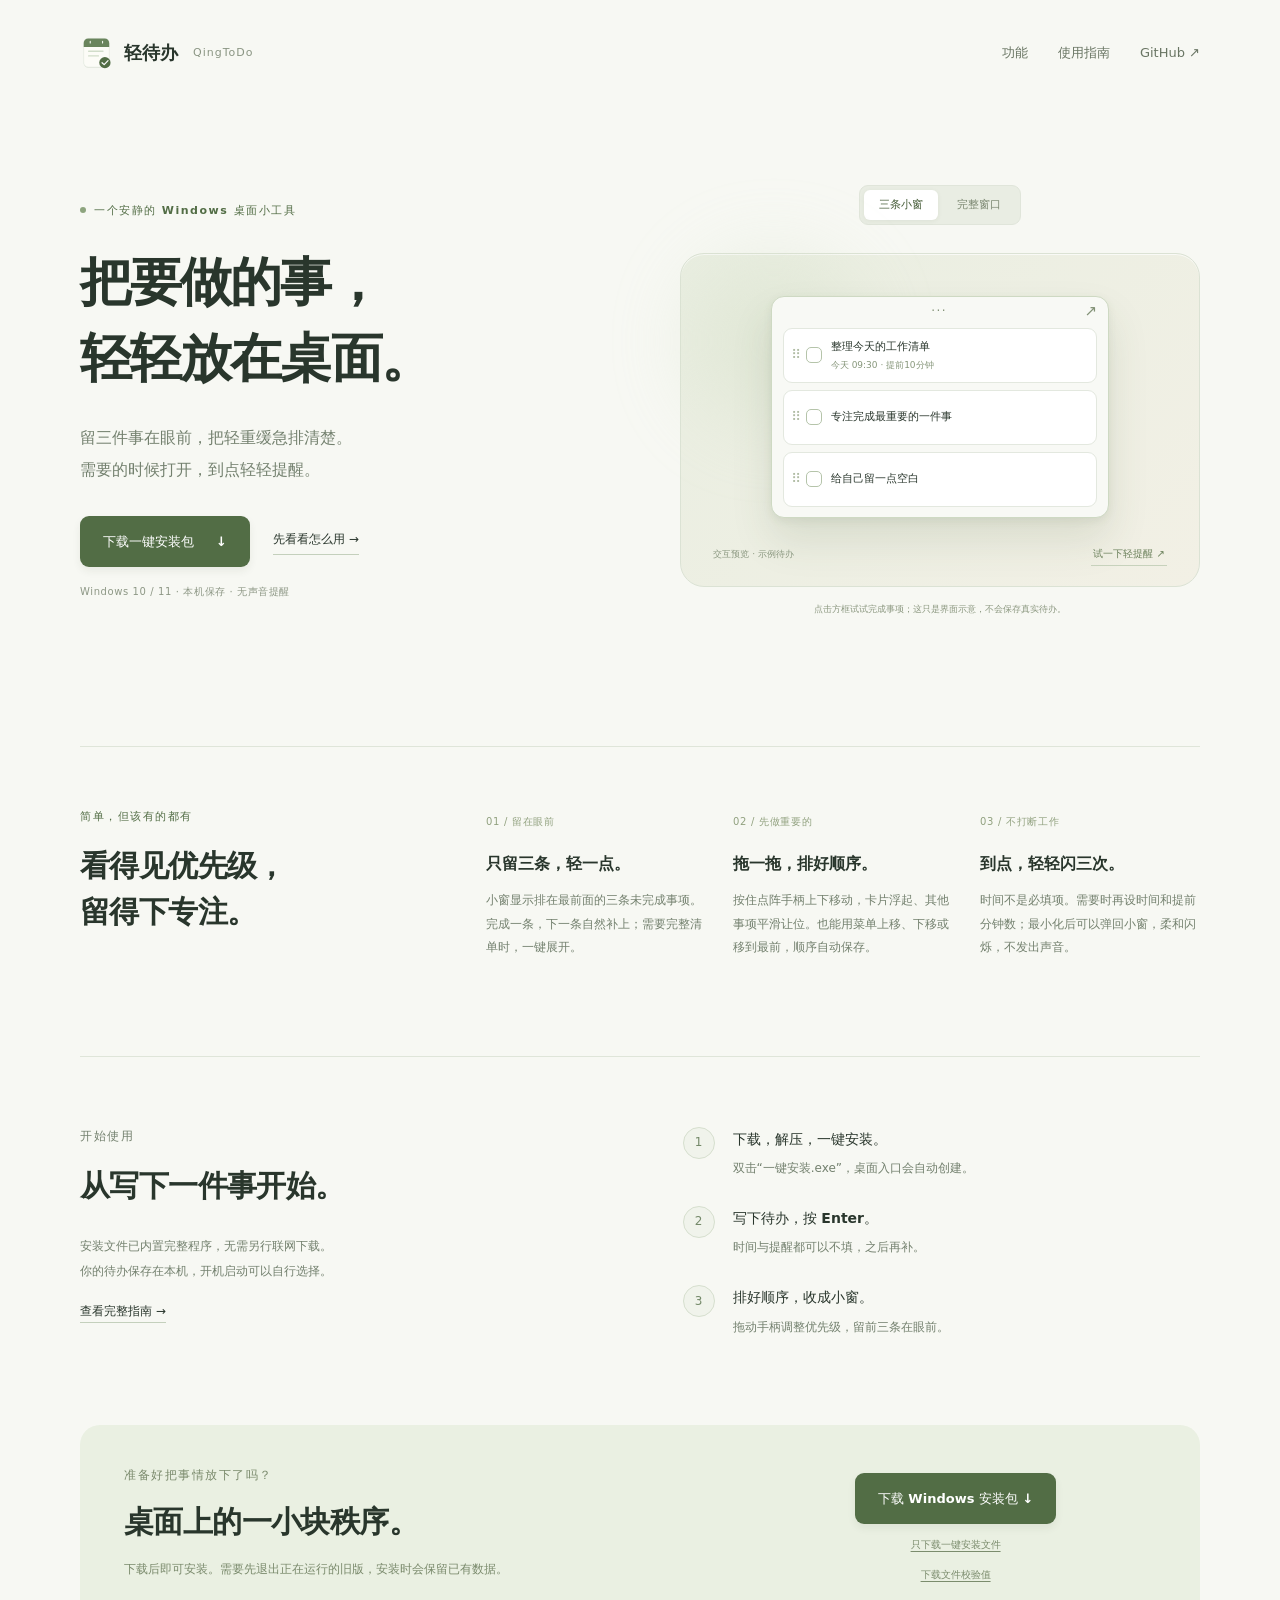
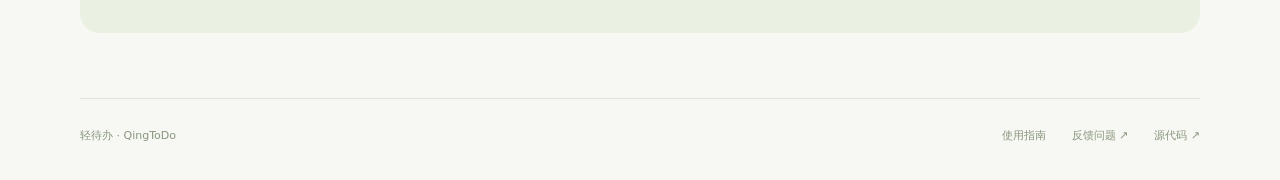
<file: site/index.html>
<!doctype html>
<html lang="zh-CN"><head><meta charset="utf-8"><meta name="viewport" content="width=device-width,initial-scale=1"><meta name="description" content="轻待办：简约的 Windows 桌面待办小窗，显示三条事项，支持手动排序、柔和提醒与本地保存。"><meta name="theme-color" content="#f7f8f3"><title>轻待办 QingToDo · 把事情轻轻放在桌面</title><link rel="icon" href="assets/icon.svg" type="image/svg+xml"><link rel="stylesheet" href="assets/style.css"><script src="assets/site.js" defer></script></head>
<body><a class="skip" href="#main">跳到正文</a><header class="nav wrap"><a class="brand" href="./"><img src="assets/icon.svg" alt="" width="34" height="34">轻待办<span>QingToDo</span></a><nav aria-label="主导航"><a href="#features">功能</a><a href="guide/">使用指南</a><a href="https://github.com/Bruce666-ppp/QingToDo">GitHub ↗</a></nav></header>
<main id="main"><section class="hero wrap"><div class="hero-copy"><p class="eyebrow"><span></span>一个安静的 Windows 桌面小工具</p><h1>把要做的事，<br>轻轻放在桌面。</h1><p class="intro">留三件事在眼前，把轻重缓急排清楚。<br>需要的时候打开，到点轻轻提醒。</p><div class="cta"><a class="button primary" href="downloads/QingToDo-Windows.zip" download>下载一键安装包 <span aria-hidden="true">↓</span></a><a class="text-link" href="guide/">先看看怎么用 →</a></div><p class="fine">Windows 10 / 11 · 本机保存 · 无声音提醒</p></div>
<div class="preview-area"><div class="preview-tabs" role="group" aria-label="界面预览模式"><button type="button" class="selected" data-mode="compact" aria-pressed="true">三条小窗</button><button type="button" data-mode="full" aria-pressed="false">完整窗口</button></div><div class="desktop-sample" aria-label="轻待办界面示意"><div class="note-window compact" id="demo-window"><div class="window-bar"><span class="window-brand"><img src="assets/icon.svg" width="22" height="22" alt="">轻待办</span><span class="drag-dots" aria-hidden="true">···</span><span class="window-controls" aria-hidden="true">↗</span></div><div class="full-only sample-heading"><span>今天 · 从一件小事开始</span><h2>我的待办</h2><div class="sample-input">写下一件要做的事… <b>＋</b></div></div><ol class="sample-list" id="sample-list"><li><span class="handle" aria-hidden="true">⠿</span><button class="sample-check" aria-label="完成示例事项：整理今天的工作清单"></button><div>整理今天的工作清单<small>今天 09:30 · 提前10分钟</small></div></li><li><span class="handle" aria-hidden="true">⠿</span><button class="sample-check" aria-label="完成示例事项：专注完成最重要的一件事"></button><div>专注完成最重要的一件事</div></li><li><span class="handle" aria-hidden="true">⠿</span><button class="sample-check" aria-label="完成示例事项：给自己留一点空白"></button><div>给自己留一点空白</div></li></ol><div class="full-only sample-footer">自动保存于本机</div></div><div class="sample-caption"><span>交互预览 · 示例待办</span><button type="button" id="remind-demo">试一下轻提醒 ↗</button></div></div><p class="preview-note" id="preview-note" aria-live="polite">点击方框试试完成事项；这只是界面示意，不会保存真实待办。</p></div></section>
<section class="features wrap" id="features"><div class="section-heading"><p class="eyebrow">简单，但该有的都有</p><h2>看得见优先级，<br>留得下专注。</h2></div><div class="feature-grid"><article><span class="feature-number">01 / 留在眼前</span><h3>只留三条，轻一点。</h3><p>小窗显示排在最前面的三条未完成事项。完成一条，下一条自然补上；需要完整清单时，一键展开。</p></article><article><span class="feature-number">02 / 先做重要的</span><h3>拖一拖，排好顺序。</h3><p>按住点阵手柄上下移动，卡片浮起、其他事项平滑让位。也能用菜单上移、下移或移到最前，顺序自动保存。</p></article><article><span class="feature-number">03 / 不打断工作</span><h3>到点，轻轻闪三次。</h3><p>时间不是必填项。需要时再设时间和提前分钟数；最小化后可以弹回小窗，柔和闪烁，不发出声音。</p></article></div></section>
<section class="how wrap"><div><p class="eyebrow">开始使用</p><h2>从写下一件事开始。</h2><p>安装文件已内置完整程序，无需另行联网下载。<br>你的待办保存在本机，开机启动可以自行选择。</p><a href="guide/" class="text-link">查看完整指南 →</a></div><ol class="steps"><li><span>1</span><div><h3>下载，解压，一键安装。</h3><p>双击“一键安装.exe”，桌面入口会自动创建。</p></div></li><li><span>2</span><div><h3>写下待办，按 Enter。</h3><p>时间与提醒都可以不填，之后再补。</p></div></li><li><span>3</span><div><h3>排好顺序，收成小窗。</h3><p>拖动手柄调整优先级，留前三条在眼前。</p></div></li></ol></section>
<section class="download wrap" id="download"><div><p class="eyebrow">准备好把事情放下了吗？</p><h2>桌面上的一小块秩序。</h2><p>下载后即可安装。需要先退出正在运行的旧版，安装时会保留已有数据。</p></div><div class="download-actions"><a class="button primary" href="downloads/QingToDo-Windows.zip" download>下载 Windows 安装包 ↓</a><a href="downloads/QingToDo-Setup.exe" download>只下载一键安装文件</a><a href="downloads/SHA256SUMS.txt">下载文件校验值</a></div></section></main>
<footer class="wrap footer"><span>轻待办 · QingToDo</span><div><a href="guide/">使用指南</a><a href="https://github.com/Bruce666-ppp/QingToDo/issues/new?template=bug_report.md">反馈问题 ↗</a><a href="https://github.com/Bruce666-ppp/QingToDo">源代码 ↗</a></div></footer></body></html>
</file>
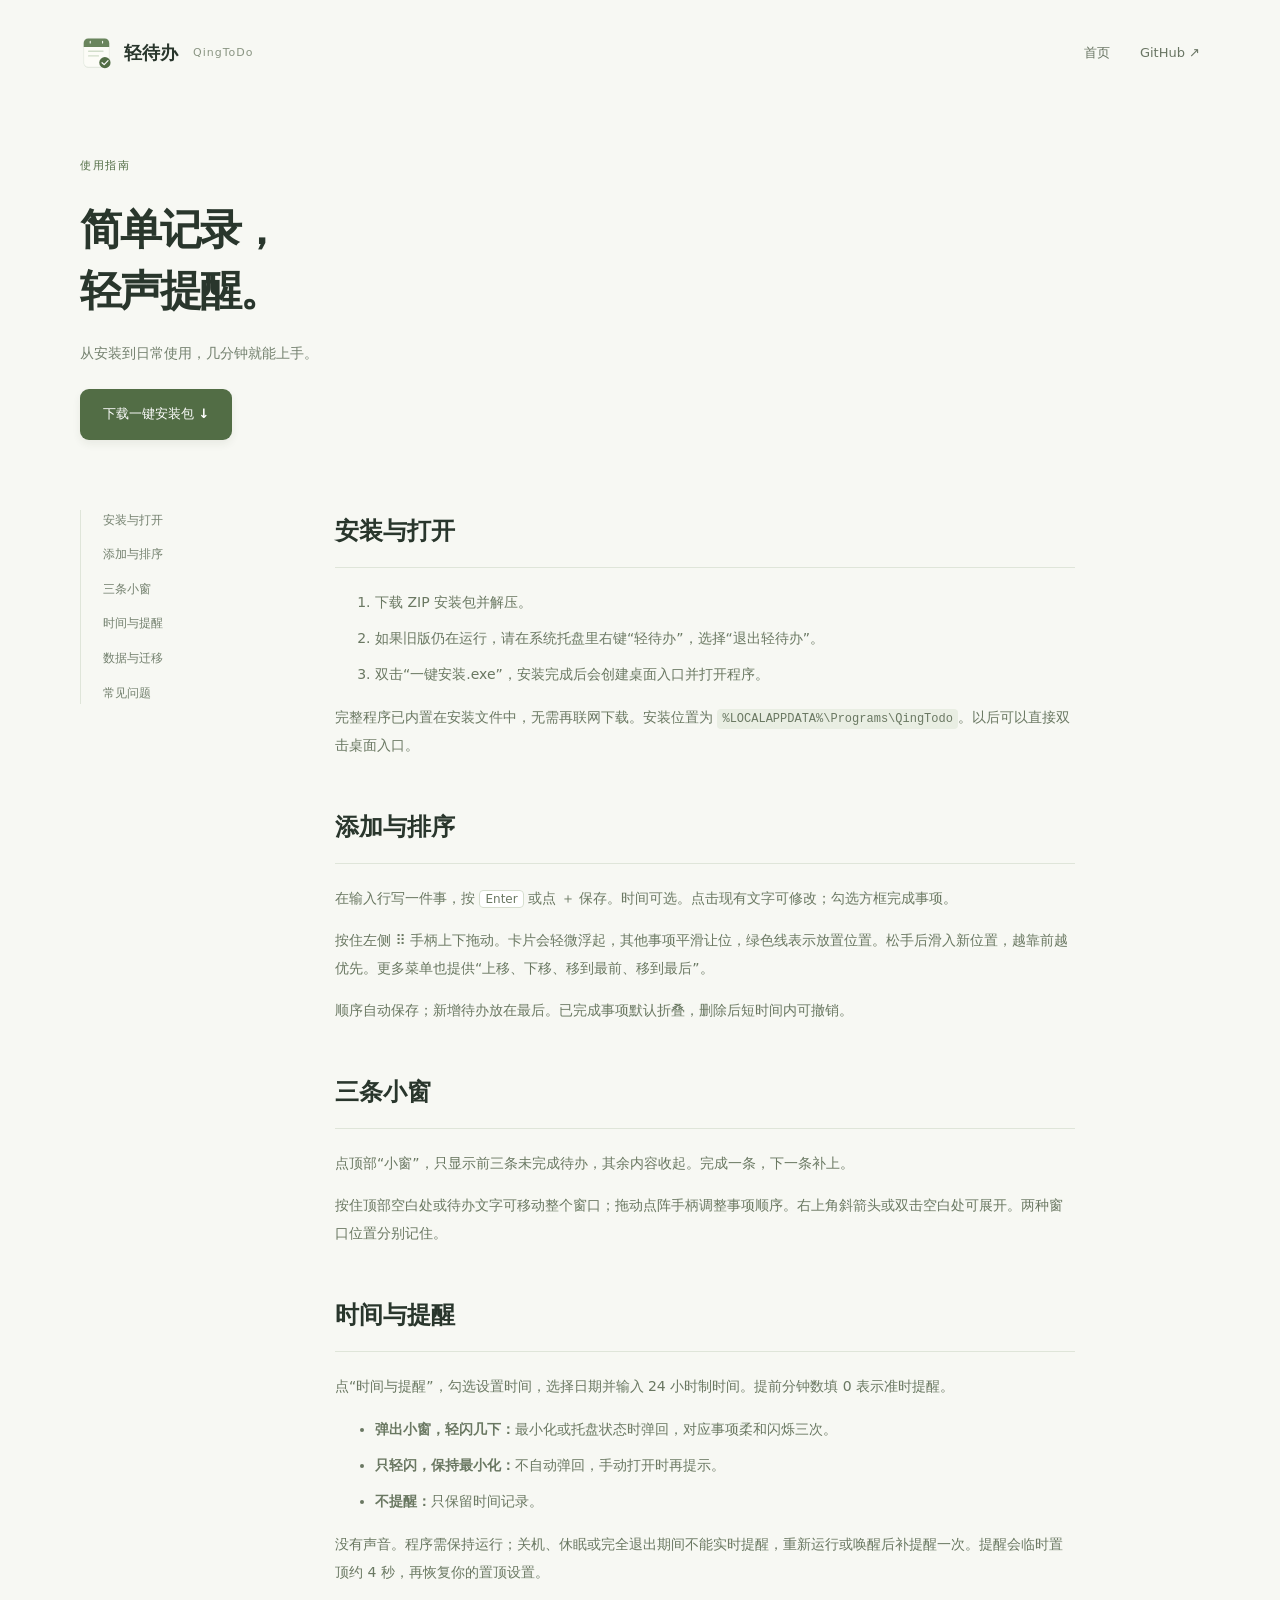
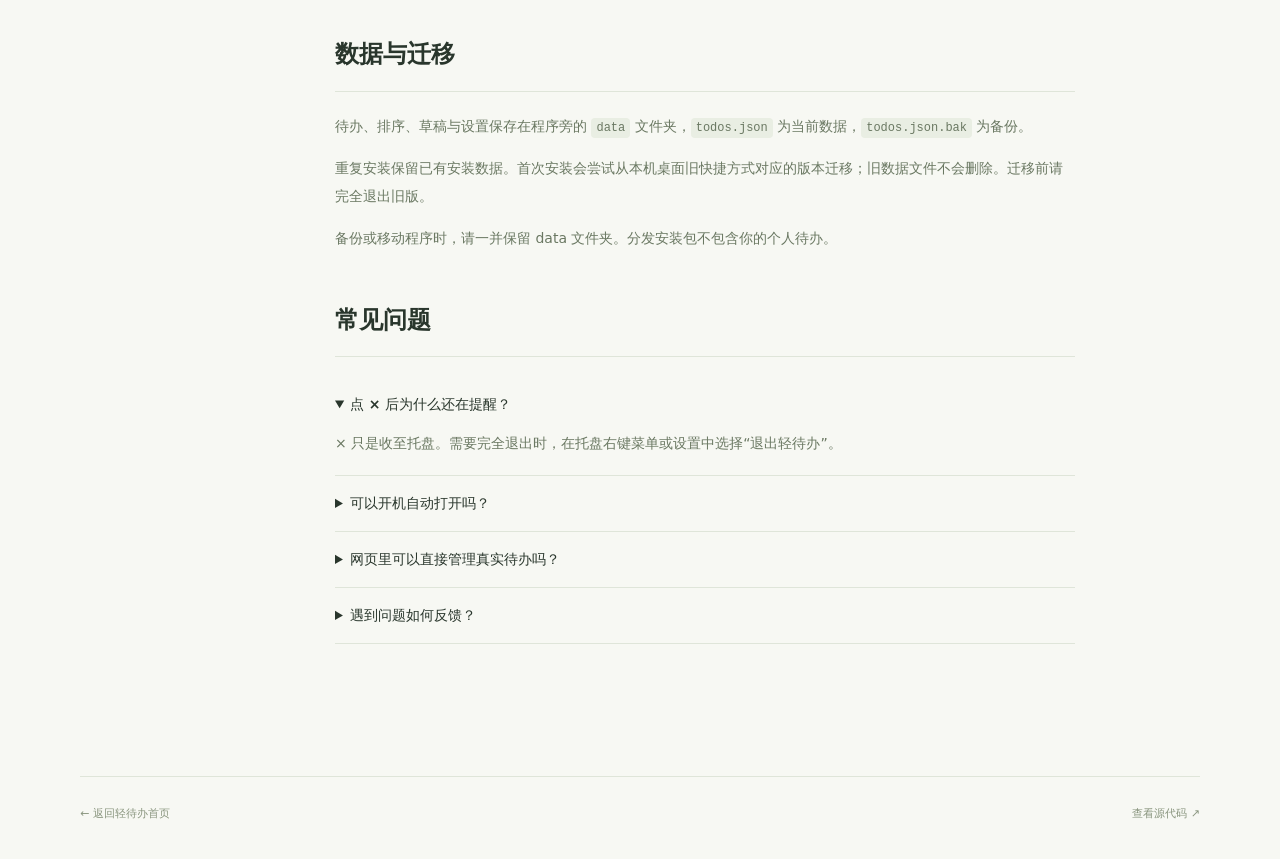
<file: site/guide/index.html>
<!doctype html><html lang="zh-CN"><head><meta charset="utf-8"><meta name="viewport" content="width=device-width,initial-scale=1"><meta name="description" content="轻待办安装、三条小窗、手动排序、时间提醒、数据迁移与常见问题指南。"><title>使用指南 · 轻待办 QingToDo</title><link rel="icon" href="../assets/icon.svg" type="image/svg+xml"><link rel="stylesheet" href="../assets/style.css"></head><body><a class="skip" href="#main">跳到正文</a><header class="nav wrap"><a class="brand" href="../"><img src="../assets/icon.svg" alt="" width="34" height="34">轻待办<span>QingToDo</span></a><nav aria-label="主导航"><a href="../">首页</a><a href="https://github.com/Bruce666-ppp/QingToDo">GitHub ↗</a></nav></header><main class="guide wrap" id="main"><p class="eyebrow">使用指南</p><h1>简单记录，<br>轻声提醒。</h1><p class="intro">从安装到日常使用，几分钟就能上手。</p><a class="button primary" href="../downloads/QingToDo-Windows.zip" download>下载一键安装包 ↓</a><div class="guide-layout"><aside><nav aria-label="指南目录"><a href="#install">安装与打开</a><a href="#tasks">添加与排序</a><a href="#compact">三条小窗</a><a href="#reminders">时间与提醒</a><a href="#data">数据与迁移</a><a href="#faq">常见问题</a></nav></aside><div class="guide-body"><section id="install"><h2>安装与打开</h2><ol><li>下载 ZIP 安装包并解压。</li><li>如果旧版仍在运行，请在系统托盘里右键“轻待办”，选择“退出轻待办”。</li><li>双击“一键安装.exe”，安装完成后会创建桌面入口并打开程序。</li></ol><p>完整程序已内置在安装文件中，无需再联网下载。安装位置为 <code>%LOCALAPPDATA%\Programs\QingTodo</code>。以后可以直接双击桌面入口。</p></section><section id="tasks"><h2>添加与排序</h2><p>在输入行写一件事，按 <kbd>Enter</kbd> 或点 ＋ 保存。时间可选。点击现有文字可修改；勾选方框完成事项。</p><p>按住左侧 ⠿ 手柄上下拖动。卡片会轻微浮起，其他事项平滑让位，绿色线表示放置位置。松手后滑入新位置，越靠前越优先。更多菜单也提供“上移、下移、移到最前、移到最后”。</p><p>顺序自动保存；新增待办放在最后。已完成事项默认折叠，删除后短时间内可撤销。</p></section><section id="compact"><h2>三条小窗</h2><p>点顶部“小窗”，只显示前三条未完成待办，其余内容收起。完成一条，下一条补上。</p><p>按住顶部空白处或待办文字可移动整个窗口；拖动点阵手柄调整事项顺序。右上角斜箭头或双击空白处可展开。两种窗口位置分别记住。</p></section><section id="reminders"><h2>时间与提醒</h2><p>点“时间与提醒”，勾选设置时间，选择日期并输入 24 小时制时间。提前分钟数填 0 表示准时提醒。</p><ul><li><strong>弹出小窗，轻闪几下：</strong>最小化或托盘状态时弹回，对应事项柔和闪烁三次。</li><li><strong>只轻闪，保持最小化：</strong>不自动弹回，手动打开时再提示。</li><li><strong>不提醒：</strong>只保留时间记录。</li></ul><p>没有声音。程序需保持运行；关机、休眠或完全退出期间不能实时提醒，重新运行或唤醒后补提醒一次。提醒会临时置顶约 4 秒，再恢复你的置顶设置。</p></section><section id="data"><h2>数据与迁移</h2><p>待办、排序、草稿与设置保存在程序旁的 <code>data</code> 文件夹，<code>todos.json</code> 为当前数据，<code>todos.json.bak</code> 为备份。</p><p>重复安装保留已有安装数据。首次安装会尝试从本机桌面旧快捷方式对应的版本迁移；旧数据文件不会删除。迁移前请完全退出旧版。</p><p>备份或移动程序时，请一并保留 data 文件夹。分发安装包不包含你的个人待办。</p></section><section id="faq"><h2>常见问题</h2><details open><summary>点 × 后为什么还在提醒？</summary><p>× 只是收至托盘。需要完全退出时，在托盘右键菜单或设置中选择“退出轻待办”。</p></details><details><summary>可以开机自动打开吗？</summary><p>可以，在设置中开启“开机自动打开”。默认关闭，也可以按需开启置顶。</p></details><details><summary>网页里可以直接管理真实待办吗？</summary><p>这里是项目介绍、界面示意与下载网站，真实待办由 Windows 桌面程序在本机保存。</p></details><details><summary>遇到问题如何反馈？</summary><p>请到 <a href="https://github.com/Bruce666-ppp/QingToDo/issues/new?template=bug_report.md">GitHub Issues</a> 描述问题和重现步骤；截图前请遮挡私人待办。</p></details></section></div></div></main><footer class="wrap footer"><a href="../">← 返回轻待办首页</a><a href="https://github.com/Bruce666-ppp/QingToDo">查看源代码 ↗</a></footer></body></html>
</file>
<file: site/assets/style.css>
:root{--paper:#f7f8f3;--ink:#29362c;--muted:#73806e;--green:#526d45;--line:#dfe5d9;--white:#fff;--radius:18px}*{box-sizing:border-box}html{scroll-behavior:smooth;scroll-padding-top:32px}body{margin:0;background:var(--paper);color:var(--ink);font-family:Inter,"Microsoft YaHei UI","PingFang SC",system-ui,sans-serif;font-size:15px;line-height:1.8}a{color:inherit;text-decoration:none}a:hover{color:var(--green)}button{font:inherit;cursor:pointer}a:focus-visible,button:focus-visible,summary:focus-visible{outline:3px solid #91ad7e;outline-offset:5px}img{display:block;max-width:100%}.wrap{width:min(1120px,calc(100% - 64px));margin-inline:auto}.skip{position:absolute;left:20px;top:-60px;background:var(--green);color:white;padding:10px;z-index:10}.skip:focus{top:8px}.nav{height:106px;display:flex;align-items:center;justify-content:space-between;gap:20px}.brand{display:flex;align-items:center;gap:10px;font-size:18px;font-weight:650;white-space:nowrap}.brand span{font-size:11px;letter-spacing:1px;color:#8a9583;font-weight:450;margin-left:5px}.nav nav{display:flex;gap:30px;font-size:13px;color:#697563}.hero{display:grid;grid-template-columns:1.05fr 1fr;align-items:center;gap:55px;padding-top:62px;padding-bottom:112px;min-height:640px}.eyebrow{display:flex;align-items:center;gap:8px;font-size:11px;font-weight:550;letter-spacing:1.5px;color:var(--green);margin:0 0 24px}.eyebrow>span{width:6px;height:6px;border-radius:50%;background:#8da47e}h1,h2,h3,p{margin-top:0}h1{font-size:clamp(37px,4.1vw,55px);line-height:1.45;letter-spacing:-1.9px;font-weight:620;margin-bottom:26px}.intro{color:var(--muted);font-size:16px;line-height:2;margin-bottom:30px}.cta{display:flex;align-items:center;gap:23px;flex-wrap:wrap}.button{display:inline-flex;gap:22px;align-items:center;justify-content:center;min-height:51px;padding:12px 23px;border-radius:9px;font-size:13px;font-weight:550}.primary{background:var(--green);color:white;box-shadow:0 4px 8px #263a1812}.primary:hover{background:#3f5b34;color:white}.text-link{font-size:12px;border-bottom:1px solid #c4d0bc;padding-bottom:4px}.fine{font-size:10px;letter-spacing:.6px;color:#8d9785;margin-top:16px;margin-bottom:0}.preview-area{min-height:360px;display:flex;flex-direction:column;justify-content:center}.preview-tabs{display:flex;align-self:center;gap:4px;background:#e9ede3;border:1px solid #e0e5da;padding:4px;border-radius:9px;margin-bottom:28px}.preview-tabs button{font-size:11px;padding:5px 15px;color:#7b8771;border:0;border-radius:6px;background:transparent}.preview-tabs button.selected{background:#fff;color:#445b36;box-shadow:0 1px 5px #30411e10}.desktop-sample{border:1px solid #dbe2d4;border-radius:24px;padding:42px 32px 20px;background:linear-gradient(135deg,#e9eee1,#f2f0e5);position:relative;min-height:330px;box-shadow:inset 0 1px 0 #ffffffb0}.desktop-sample:before{content:"";position:absolute;width:170px;height:170px;top:2px;left:8px;background:#d3dec6;border-radius:50%;filter:blur(40px);opacity:.38}.note-window{position:relative;width:100%;max-width:338px;margin:auto;background:#f8f9f5;border:1px solid #ced9c3;border-radius:13px;padding:12px 11px 10px;box-shadow:0 22px 40px #425b3320,0 3px 8px #425b3314;transition:max-width .25s,padding .25s}.window-bar{display:flex;align-items:center;justify-content:space-between;min-height:24px;margin-bottom:9px;font-size:12px;color:#829176}.window-brand{display:flex;align-items:center;gap:7px;font-weight:600;color:#34452b}.window-controls{font-size:15px;line-height:1}.drag-dots{letter-spacing:1.5px}.compact .window-brand{display:none}.compact .drag-dots{margin-left:calc(50% - 9px)}.compact .window-bar{min-height:10px;line-height:10px;margin-top:-5px}.full-only{display:block}.compact .full-only{display:none}.sample-heading>span{font-size:10px;color:#8c9881}.sample-heading h2{font-size:21px;font-weight:650;margin:5px 0 13px}.sample-input{border:1px solid #e1e6dc;background:white;border-radius:8px;font-size:11px;color:#a0a991;padding:11px;margin-bottom:16px}.sample-input b{float:right;font-size:15px;line-height:18px;font-weight:400;background:var(--green);color:white;border-radius:5px;padding:0 4px}.sample-list{list-style:none;padding:0;margin:0;display:grid;gap:7px}.sample-list li{display:flex;align-items:center;gap:9px;min-height:55px;padding:9px 11px 9px 7px;background:#fff;border:1px solid #e3e8df;border-radius:9px;font-size:11px;line-height:1.6;transition:background .3s}.handle{font-size:13px;color:#b0bca4;margin-right:-4px}.sample-check{flex:none;width:16px;height:16px;border:1px solid #b5c4aa;border-radius:5px;background:none;padding:0}.sample-check:hover{background:#eaf0e4;border-color:var(--green)}.sample-list small{display:block;color:#859579;font-size:9px;line-height:1.5;margin-top:3px}.sample-footer{font-size:9px;color:#98a18d;border-top:1px solid #e5e9df;margin-top:17px;padding:10px 2px 0}.sample-caption{display:flex;align-items:center;justify-content:space-between;gap:10px;font-size:9px;color:#8b9880;position:relative;margin-top:25px}.sample-caption button{border:0;border-bottom:1px solid #c7d2bc;background:transparent;color:#697f59;font-size:10px;padding:2px}.preview-note{font-size:9px;line-height:1.7;color:#8c9880;text-align:center;margin:15px 0 0}.preview-note:empty{min-height:15px}.sample-list li.pulse{animation:softPulse 1.3s ease-in-out 3}@keyframes softPulse{0%,100%{background:white}50%{background:#dceace;border-color:#b1c79f}}.features{display:grid;grid-template-columns:.8fr 1.7fr;gap:70px;padding-block:60px 95px;border-top:1px solid var(--line)}.section-heading h2,.how h2,.download h2{font-size:30px;line-height:1.55;letter-spacing:-.6px;font-weight:600}.section-heading .eyebrow{margin-bottom:16px}.feature-grid{display:grid;grid-template-columns:repeat(3,1fr);gap:27px}.feature-number{font-size:10px;letter-spacing:.7px;color:#91a17f}.feature-grid h3{font-size:16px;line-height:1.7;font-weight:600;margin:16px 0 12px}.feature-grid p{font-size:12px;line-height:1.95;color:var(--muted);margin-bottom:0}.how{display:grid;grid-template-columns:1fr 1fr;gap:85px;padding:67px 0 85px;border-top:1px solid var(--line)}.how p{font-size:12px;color:var(--muted);line-height:2.1}.how .eyebrow{margin-bottom:14px}.steps{list-style:none;padding:0;margin:3px 0 0;display:grid;gap:25px}.steps li{display:flex;gap:18px}.steps>li>span{width:32px;height:32px;display:grid;place-items:center;flex:none;border:1px solid #d6dfce;border-radius:50%;font-size:12px;color:#748969;background:#f0f3eb}.steps h3{font-size:14px;font-weight:550;margin-bottom:4px}.steps p{margin-bottom:0}.download{border-radius:20px;background:#eaf0e2;display:grid;grid-template-columns:1.5fr 1fr;gap:30px;padding:40px 44px;margin-bottom:65px}.download .eyebrow{margin-bottom:13px}.download h2{margin-bottom:13px}.download p{font-size:12px;color:#7a8a6c;max-width:420px}.download-actions{display:flex;flex-direction:column;align-items:center;justify-content:center;gap:12px}.download-actions>a:not(.button){font-size:10px;color:#7b8c6d;text-decoration:underline;text-underline-offset:3px}.footer{border-top:1px solid var(--line);display:flex;justify-content:space-between;gap:20px;padding-block:27px 35px;color:#89957e;font-size:11px}.footer div{display:flex;gap:26px}.guide{padding-block:50px 85px}.guide>h1{font-size:42px;margin-bottom:17px}.guide>.intro{font-size:14px;margin-bottom:22px}.guide-layout{display:grid;grid-template-columns:185px 1fr;gap:70px;padding-top:70px}.guide aside nav{display:flex;flex-direction:column;gap:13px;font-size:12px;color:var(--muted);position:sticky;top:30px;border-left:1px solid var(--line);padding-left:22px}.guide-body{max-width:740px}.guide-body section{margin-bottom:47px}.guide-body h2{font-weight:600;font-size:24px;padding-bottom:14px;border-bottom:1px solid var(--line);margin-bottom:20px}.guide-body p,.guide-body li{font-size:14px;color:#6a7862;line-height:2}.guide-body li{margin-bottom:8px}.guide-body code{font-size:12px;background:#e9eee3;padding:3px 5px;border-radius:4px;overflow-wrap:anywhere}.guide-body kbd{font:12px system-ui;background:white;border:1px solid #d6dece;padding:1px 5px;border-radius:4px}.guide-body a{text-decoration:underline;text-underline-offset:3px;color:var(--green)}details{border-bottom:1px solid var(--line);padding:15px 0}summary{font-size:14px;font-weight:550;cursor:pointer}details p{margin:12px 0 3px}@media(max-width:1050px){.features{grid-template-columns:1fr;gap:30px}.section-heading h2 br{display:none}.hero{gap:36px}.feature-grid{gap:30px}.how{gap:45px}}@media(max-width:760px){.wrap{width:calc(100% - 36px)}.nav{height:80px}.brand span{display:none}.nav nav{gap:16px;font-size:11px}.hero{grid-template-columns:1fr;gap:45px;padding-top:35px;padding-bottom:65px;min-height:auto}.hero-copy{max-width:520px}h1{font-size:40px;letter-spacing:-1.5px}.intro{font-size:14px}.preview-area{max-width:460px;width:100%;margin:auto}.preview-tabs{margin-bottom:18px}.desktop-sample{padding:31px 25px 19px}.features{padding-top:40px;padding-bottom:50px}.feature-grid{grid-template-columns:1fr;gap:27px}.feature-grid article{display:grid;grid-template-columns:140px 1fr;column-gap:15px}.feature-number{grid-column:1/-1}.feature-grid h3{margin-top:9px;font-size:14px}.feature-grid p{margin-top:9px;font-size:12px}.section-heading h2,.how h2,.download h2{font-size:25px}.how{grid-template-columns:1fr;gap:28px;padding-block:45px 55px}.download{grid-template-columns:1fr;padding:28px 24px;gap:14px}.download-actions{align-items:flex-start}.footer{font-size:10px}.footer div{gap:12px}.guide{padding-top:28px}.guide>h1{font-size:35px}.guide-layout{grid-template-columns:1fr;gap:30px;padding-top:45px}.guide aside nav{flex-direction:row;flex-wrap:wrap;gap:8px 20px;padding-left:0;border-left:0;position:static}.guide-body p,.guide-body li{font-size:13px}.guide-body h2{font-size:22px}}@media(prefers-reduced-motion:reduce){html{scroll-behavior:auto}*,*:before,*:after{animation-duration:.01ms!important;transition-duration:.01ms!important;animation-iteration-count:1!important}}
</file>
